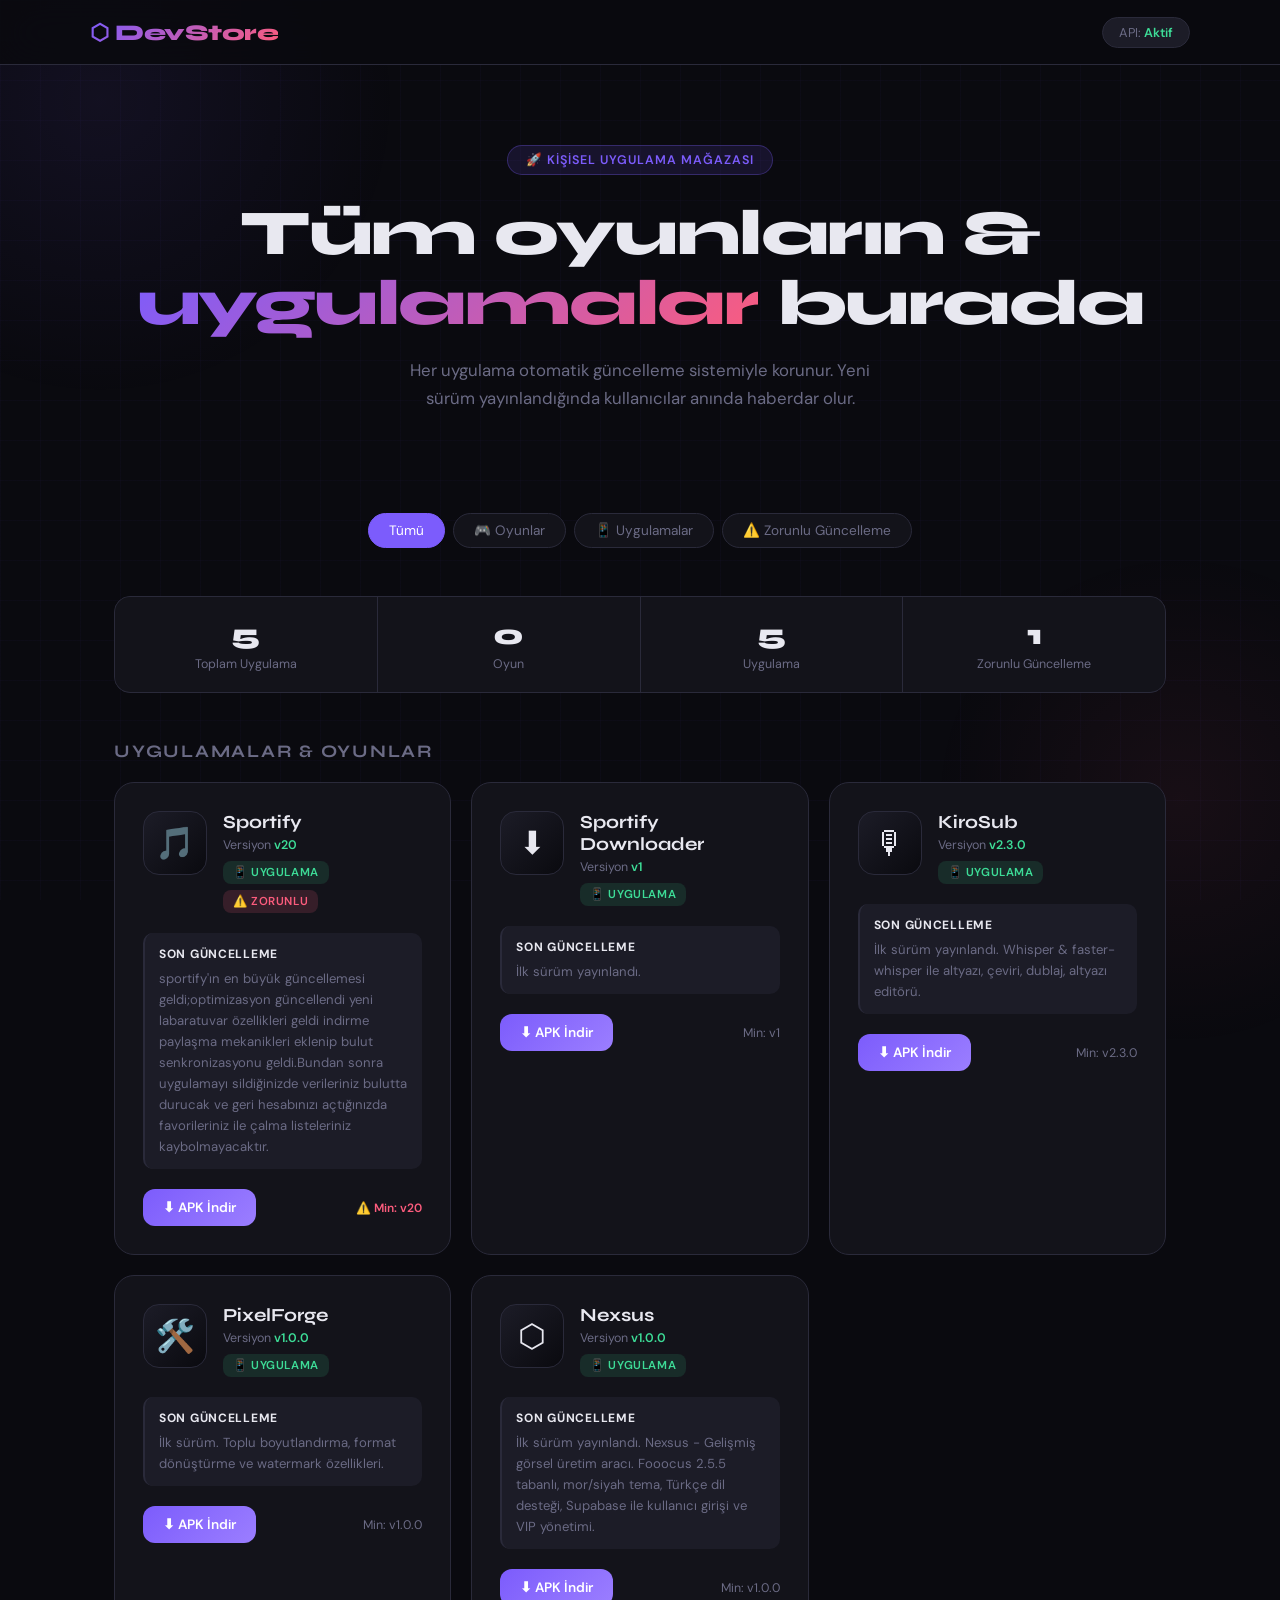
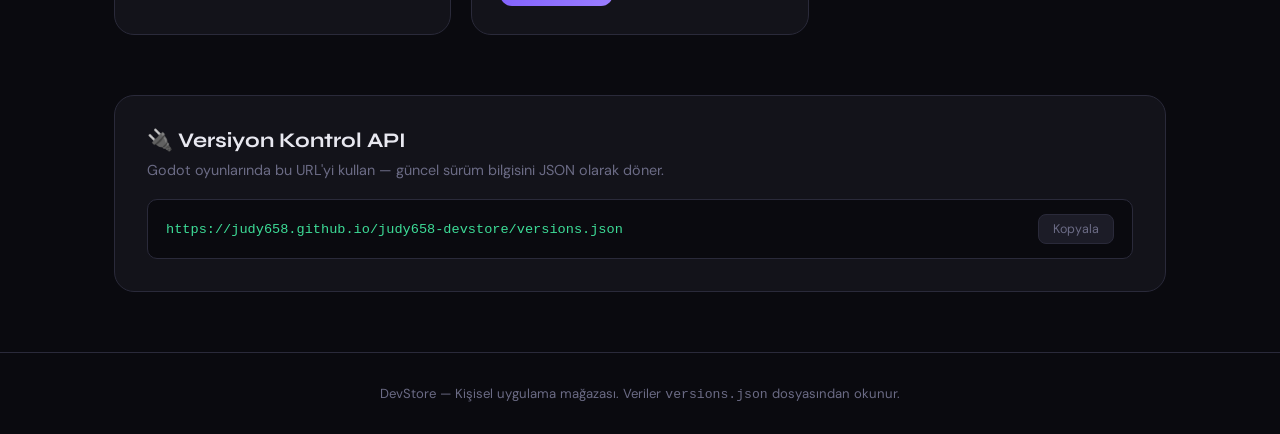
<file: index (1).html>
<!DOCTYPE html>
<html lang="tr">
<head>
  <meta charset="UTF-8" />
  <meta name="viewport" content="width=device-width, initial-scale=1.0"/>
  <title>DevStore — Oyun & Uygulama Merkezi</title>
  <link href="https://fonts.googleapis.com/css2?family=Syne:wght@400;600;700;800&family=DM+Sans:ital,wght@0,300;0,400;0,500;1,300&display=swap" rel="stylesheet"/>
  <style>
    *, *::before, *::after { box-sizing: border-box; margin: 0; padding: 0; }

    :root {
      --bg: #0a0a0f;
      --surface: #13131a;
      --surface2: #1c1c27;
      --border: #2a2a3a;
      --accent: #7c5cfc;
      --accent2: #fc5c7d;
      --text: #e8e8f0;
      --muted: #6b6b85;
      --green: #3ddc97;
      --yellow: #ffd166;
    }

    body {
      background: var(--bg);
      color: var(--text);
      font-family: 'DM Sans', sans-serif;
      min-height: 100vh;
      overflow-x: hidden;
    }

    /* Background grid */
    body::before {
      content: '';
      position: fixed;
      inset: 0;
      background-image:
        linear-gradient(rgba(124,92,252,0.03) 1px, transparent 1px),
        linear-gradient(90deg, rgba(124,92,252,0.03) 1px, transparent 1px);
      background-size: 40px 40px;
      pointer-events: none;
      z-index: 0;
    }

    /* Glow blobs */
    body::after {
      content: '';
      position: fixed;
      width: 600px; height: 600px;
      background: radial-gradient(circle, rgba(124,92,252,0.08) 0%, transparent 70%);
      top: -200px; left: -200px;
      pointer-events: none;
      z-index: 0;
    }

    .glow2 {
      position: fixed;
      width: 500px; height: 500px;
      background: radial-gradient(circle, rgba(252,92,125,0.06) 0%, transparent 70%);
      bottom: -150px; right: -150px;
      pointer-events: none;
      z-index: 0;
    }

    .wrap { position: relative; z-index: 1; max-width: 1100px; margin: 0 auto; padding: 0 24px; }

    /* NAV */
    nav {
      position: sticky; top: 0; z-index: 100;
      background: rgba(10,10,15,0.85);
      backdrop-filter: blur(20px);
      border-bottom: 1px solid var(--border);
      padding: 0 24px;
    }
    .nav-inner {
      max-width: 1100px; margin: 0 auto;
      display: flex; align-items: center; justify-content: space-between;
      height: 64px;
    }
    .logo {
      font-family: 'Syne', sans-serif;
      font-weight: 800; font-size: 1.4rem;
      background: linear-gradient(135deg, var(--accent), var(--accent2));
      -webkit-background-clip: text; -webkit-text-fill-color: transparent;
      letter-spacing: -0.5px;
    }
    .nav-badge {
      background: var(--surface2);
      border: 1px solid var(--border);
      border-radius: 20px;
      padding: 6px 16px;
      font-size: 0.8rem;
      color: var(--muted);
    }
    .nav-badge span { color: var(--green); font-weight: 600; }

    /* HERO */
    .hero {
      padding: 80px 0 60px;
      text-align: center;
    }
    .hero-tag {
      display: inline-block;
      background: rgba(124,92,252,0.12);
      border: 1px solid rgba(124,92,252,0.3);
      border-radius: 20px;
      padding: 6px 18px;
      font-size: 0.78rem;
      color: var(--accent);
      letter-spacing: 0.08em;
      text-transform: uppercase;
      font-weight: 600;
      margin-bottom: 24px;
      animation: fadeDown 0.6s ease both;
    }
    .hero h1 {
      font-family: 'Syne', sans-serif;
      font-size: clamp(2.4rem, 6vw, 4rem);
      font-weight: 800;
      line-height: 1.1;
      letter-spacing: -1.5px;
      margin-bottom: 16px;
      animation: fadeDown 0.7s ease both;
    }
    .hero h1 em {
      font-style: normal;
      background: linear-gradient(135deg, var(--accent), var(--accent2));
      -webkit-background-clip: text; -webkit-text-fill-color: transparent;
    }
    .hero p {
      color: var(--muted);
      font-size: 1.05rem;
      max-width: 480px;
      margin: 0 auto 40px;
      line-height: 1.7;
      animation: fadeDown 0.8s ease both;
    }

    /* FILTER TABS */
    .filters {
      display: flex; gap: 8px; justify-content: center;
      margin-bottom: 48px;
      animation: fadeDown 0.9s ease both;
    }
    .filter-btn {
      background: var(--surface);
      border: 1px solid var(--border);
      border-radius: 20px;
      padding: 8px 20px;
      color: var(--muted);
      font-family: 'DM Sans', sans-serif;
      font-size: 0.85rem;
      cursor: pointer;
      transition: all 0.2s;
    }
    .filter-btn:hover { border-color: var(--accent); color: var(--text); }
    .filter-btn.active {
      background: var(--accent);
      border-color: var(--accent);
      color: #fff;
    }

    /* STATS BAR */
    .stats-bar {
      display: flex; gap: 1px;
      background: var(--border);
      border: 1px solid var(--border);
      border-radius: 16px;
      overflow: hidden;
      margin-bottom: 48px;
    }
    .stat {
      flex: 1;
      background: var(--surface);
      padding: 20px 24px;
      text-align: center;
    }
    .stat-num {
      font-family: 'Syne', sans-serif;
      font-size: 1.8rem;
      font-weight: 800;
      color: var(--text);
      display: block;
    }
    .stat-label { font-size: 0.78rem; color: var(--muted); margin-top: 4px; }

    /* APP GRID */
    .section-title {
      font-family: 'Syne', sans-serif;
      font-size: 1.1rem;
      font-weight: 700;
      color: var(--muted);
      text-transform: uppercase;
      letter-spacing: 0.1em;
      margin-bottom: 20px;
    }

    .app-grid {
      display: grid;
      grid-template-columns: repeat(auto-fill, minmax(320px, 1fr));
      gap: 20px;
      margin-bottom: 60px;
    }

    .app-card {
      background: var(--surface);
      border: 1px solid var(--border);
      border-radius: 20px;
      padding: 28px;
      transition: all 0.25s cubic-bezier(0.34, 1.56, 0.64, 1);
      position: relative;
      overflow: hidden;
      animation: fadeUp 0.5s ease both;
    }
    .app-card::before {
      content: '';
      position: absolute;
      inset: 0;
      background: linear-gradient(135deg, rgba(124,92,252,0.04), transparent);
      opacity: 0;
      transition: opacity 0.3s;
    }
    .app-card:hover {
      transform: translateY(-4px);
      border-color: rgba(124,92,252,0.4);
      box-shadow: 0 20px 60px rgba(0,0,0,0.4), 0 0 0 1px rgba(124,92,252,0.1);
    }
    .app-card:hover::before { opacity: 1; }

    .card-header {
      display: flex; align-items: flex-start; gap: 16px; margin-bottom: 20px;
    }
    .app-icon {
      width: 64px; height: 64px;
      background: linear-gradient(135deg, var(--surface2), var(--bg));
      border: 1px solid var(--border);
      border-radius: 16px;
      display: flex; align-items: center; justify-content: center;
      font-size: 2rem;
      flex-shrink: 0;
    }
    .app-meta { flex: 1; }
    .app-name {
      font-family: 'Syne', sans-serif;
      font-size: 1.15rem; font-weight: 700;
      margin-bottom: 4px;
    }
    .app-version {
      font-size: 0.78rem; color: var(--muted);
    }
    .app-version .ver-num {
      color: var(--green); font-weight: 600;
    }

    .badge {
      display: inline-flex; align-items: center; gap: 5px;
      padding: 4px 10px; border-radius: 8px;
      font-size: 0.72rem; font-weight: 600;
      text-transform: uppercase; letter-spacing: 0.05em;
    }
    .badge-game { background: rgba(124,92,252,0.15); color: var(--accent); }
    .badge-app  { background: rgba(61,220,151,0.12); color: var(--green); }
    .badge-force { background: rgba(252,92,125,0.15); color: var(--accent2); }

    .changelog {
      background: var(--surface2);
      border-radius: 10px;
      padding: 12px 14px;
      font-size: 0.82rem;
      color: var(--muted);
      line-height: 1.6;
      margin-bottom: 20px;
      border-left: 2px solid var(--border);
    }
    .changelog strong { color: var(--text); display: block; font-size: 0.75rem; text-transform: uppercase; letter-spacing: 0.06em; margin-bottom: 4px; }

    .card-footer {
      display: flex; align-items: center; justify-content: space-between; gap: 12px;
    }
    .download-btn {
      display: flex; align-items: center; gap: 8px;
      background: linear-gradient(135deg, var(--accent), #9b7eff);
      color: #fff;
      border: none; border-radius: 12px;
      padding: 10px 20px;
      font-family: 'DM Sans', sans-serif;
      font-size: 0.85rem; font-weight: 600;
      cursor: pointer;
      transition: all 0.2s;
      text-decoration: none;
    }
    .download-btn:hover {
      transform: scale(1.03);
      box-shadow: 0 8px 24px rgba(124,92,252,0.4);
    }
    .force-badge {
      display: flex; align-items: center; gap: 6px;
      font-size: 0.75rem; color: var(--accent2);
      font-weight: 600;
    }

    /* VERSION API section */
    .api-section {
      background: var(--surface);
      border: 1px solid var(--border);
      border-radius: 20px;
      padding: 32px;
      margin-bottom: 60px;
    }
    .api-section h2 {
      font-family: 'Syne', sans-serif;
      font-size: 1.3rem; font-weight: 700;
      margin-bottom: 8px;
    }
    .api-section p { color: var(--muted); font-size: 0.9rem; margin-bottom: 20px; }
    .api-url {
      background: var(--bg);
      border: 1px solid var(--border);
      border-radius: 10px;
      padding: 14px 18px;
      font-family: 'Courier New', monospace;
      font-size: 0.85rem;
      color: var(--green);
      display: flex; align-items: center; justify-content: space-between;
    }
    .copy-btn {
      background: var(--surface2);
      border: 1px solid var(--border);
      border-radius: 8px;
      padding: 6px 14px;
      color: var(--muted);
      font-family: 'DM Sans', sans-serif;
      font-size: 0.78rem;
      cursor: pointer;
      transition: all 0.2s;
    }
    .copy-btn:hover { color: var(--text); border-color: var(--accent); }

    /* Footer */
    footer {
      border-top: 1px solid var(--border);
      padding: 32px 24px;
      text-align: center;
      color: var(--muted);
      font-size: 0.82rem;
    }

    @keyframes fadeDown {
      from { opacity: 0; transform: translateY(-16px); }
      to   { opacity: 1; transform: translateY(0); }
    }
    @keyframes fadeUp {
      from { opacity: 0; transform: translateY(20px); }
      to   { opacity: 1; transform: translateY(0); }
    }

    @media (max-width: 600px) {
      .stats-bar { flex-direction: column; }
      .filters { flex-wrap: wrap; }
    }
  </style>
</head>
<body>
<div class="glow2"></div>

<nav>
  <div class="nav-inner">
    <div class="logo">⬡ DevStore</div>
    <div class="nav-badge">API: <span>Aktif</span></div>
  </div>
</nav>

<div class="wrap">
  <div class="hero">
    <div class="hero-tag">🚀 Kişisel Uygulama Mağazası</div>
    <h1>Tüm oyunların &<br/><em>uygulamalar</em> burada</h1>
    <p>Her uygulama otomatik güncelleme sistemiyle korunur. Yeni sürüm yayınlandığında kullanıcılar anında haberdar olur.</p>
  </div>

  <div class="filters">
    <button class="filter-btn active" onclick="filterApps('all', this)">Tümü</button>
    <button class="filter-btn" onclick="filterApps('game', this)">🎮 Oyunlar</button>
    <button class="filter-btn" onclick="filterApps('app', this)">📱 Uygulamalar</button>
    <button class="filter-btn" onclick="filterApps('force', this)">⚠️ Zorunlu Güncelleme</button>
  </div>

  <div class="stats-bar">
    <div class="stat">
      <span class="stat-num" id="total-count">—</span>
      <div class="stat-label">Toplam Uygulama</div>
    </div>
    <div class="stat">
      <span class="stat-num" id="game-count">—</span>
      <div class="stat-label">Oyun</div>
    </div>
    <div class="stat">
      <span class="stat-num" id="app-count">—</span>
      <div class="stat-label">Uygulama</div>
    </div>
    <div class="stat">
      <span class="stat-num" id="force-count">—</span>
      <div class="stat-label">Zorunlu Güncelleme</div>
    </div>
  </div>

  <div class="section-title">Uygulamalar & Oyunlar</div>
  <div class="app-grid" id="app-grid">
    <!-- JS ile doldurulacak -->
  </div>

  <div class="api-section">
    <h2>🔌 Versiyon Kontrol API</h2>
    <p>Godot oyunlarında bu URL'yi kullan — güncel sürüm bilgisini JSON olarak döner.</p>
    <div class="api-url">
      <span id="api-url-text">https://judy658.github.io/judy658-devstore/versions.json</span>
      <button class="copy-btn" onclick="copyUrl()">Kopyala</button>
    </div>
  </div>
</div>

<footer>
  DevStore — Kişisel uygulama mağazası. Veriler <code>versions.json</code> dosyasından okunur.
</footer>

<script>
  let allApps = {};
  let currentFilter = 'all';

  async function loadApps() {
    try {
      // versions.json'u aynı dizinden yükle
      const res = await fetch('https://judy658.github.io/judy658-devstore/versions.json');
      const data = await res.json();
      allApps = data.apps;
      renderStats();
      renderApps(currentFilter);
    } catch(e) {
      // Demo data (GitHub'a yüklemeden önce test için)
      allApps = {
        "ornek_oyun": {
          name: "Örnek Oyun", version: "1.2.0", min_version: "1.0.0",
          force_update: false, download_url: "#",
          changelog: "Yeni seviyeler eklendi, hata düzeltmeleri yapıldı.",
          icon: "🎮", category: "game"
        },
        "ornek_uygulama": {
          name: "Örnek Uygulama", version: "2.0.0", min_version: "2.0.0",
          force_update: true, download_url: "#",
          changelog: "Güvenlik güncellemesi — zorunlu güncelleme.",
          icon: "📱", category: "app"
        }
      };
      renderStats();
      renderApps(currentFilter);
    }
  }

  function renderStats() {
    const apps = Object.values(allApps);
    document.getElementById('total-count').textContent = apps.length;
    document.getElementById('game-count').textContent = apps.filter(a => a.category === 'game').length;
    document.getElementById('app-count').textContent = apps.filter(a => a.category === 'app').length;
    document.getElementById('force-count').textContent = apps.filter(a => a.force_update).length;
  }

  function renderApps(filter) {
    const grid = document.getElementById('app-grid');
    const entries = Object.entries(allApps);
    const filtered = entries.filter(([id, app]) => {
      if (filter === 'all') return true;
      if (filter === 'force') return app.force_update;
      return app.category === filter;
    });

    if (filtered.length === 0) {
      grid.innerHTML = `<div style="color:var(--muted);grid-column:1/-1;text-align:center;padding:40px">Bu filtrede uygulama yok.</div>`;
      return;
    }

    grid.innerHTML = filtered.map(([id, app], i) => `
      <div class="app-card" style="animation-delay:${i * 0.07}s">
        <div class="card-header">
          <div class="app-icon">${app.icon || '📦'}</div>
          <div class="app-meta">
            <div class="app-name">${app.name}</div>
            <div class="app-version">Versiyon <span class="ver-num">v${app.version}</span></div>
            <div style="margin-top:8px;display:flex;gap:6px;flex-wrap:wrap">
              <span class="badge ${app.category === 'game' ? 'badge-game' : 'badge-app'}">
                ${app.category === 'game' ? '🎮 Oyun' : '📱 Uygulama'}
              </span>
              ${app.force_update ? '<span class="badge badge-force">⚠️ Zorunlu</span>' : ''}
            </div>
          </div>
        </div>
        <div class="changelog">
          <strong>Son Güncelleme</strong>
          ${app.changelog}
        </div>
        <div class="card-footer">
          <a href="${app.download_url}" class="download-btn" download>
            ⬇ APK İndir
          </a>
          ${app.force_update
            ? `<div class="force-badge">⚠️ Min: v${app.min_version}</div>`
            : `<div style="font-size:0.78rem;color:var(--muted)">Min: v${app.min_version}</div>`
          }
        </div>
      </div>
    `).join('');
  }

  function filterApps(filter, btn) {
    currentFilter = filter;
    document.querySelectorAll('.filter-btn').forEach(b => b.classList.remove('active'));
    btn.classList.add('active');
    renderApps(filter);
  }

  function copyUrl() {
    const url = document.getElementById('api-url-text').textContent;
    navigator.clipboard.writeText(url).then(() => {
      const btn = document.querySelector('.copy-btn');
      btn.textContent = '✓ Kopyalandı';
      setTimeout(() => btn.textContent = 'Kopyala', 2000);
    });
  }

  loadApps();
</script>
</body>
</html>
</file>
